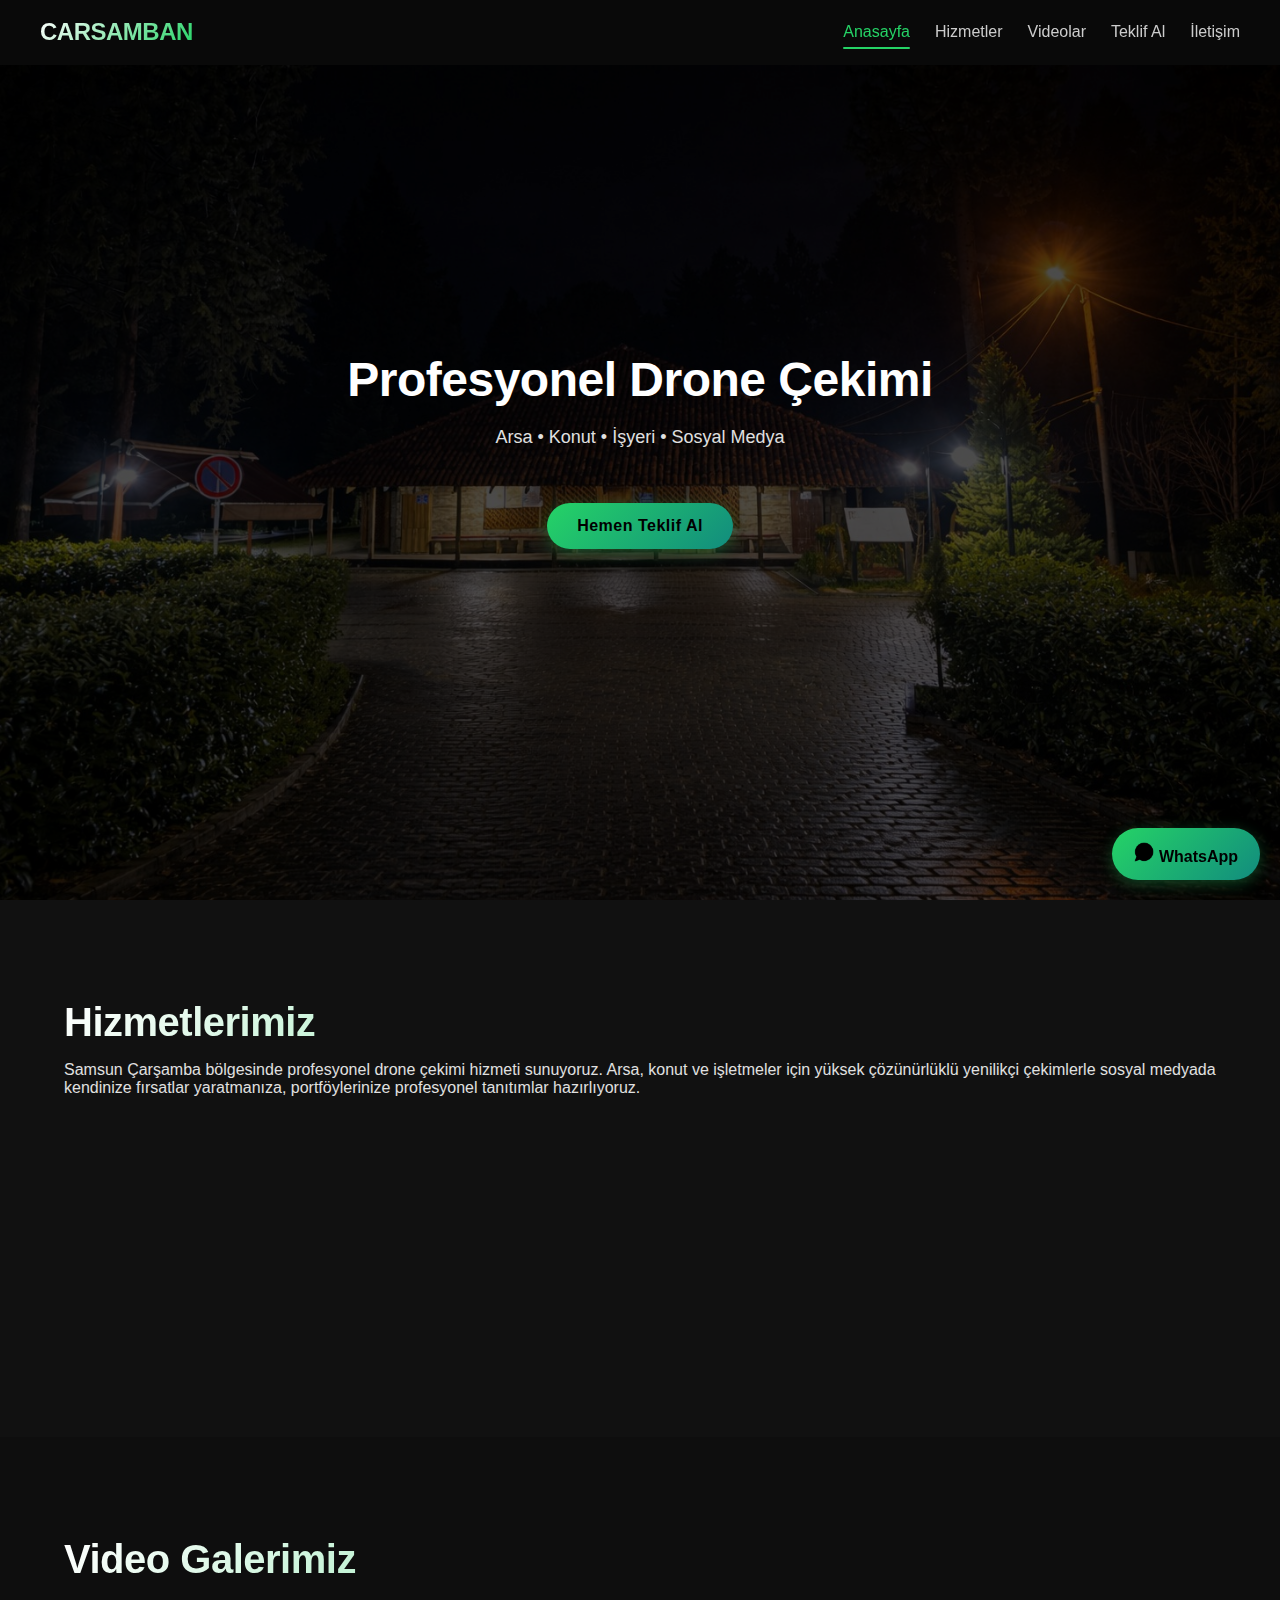
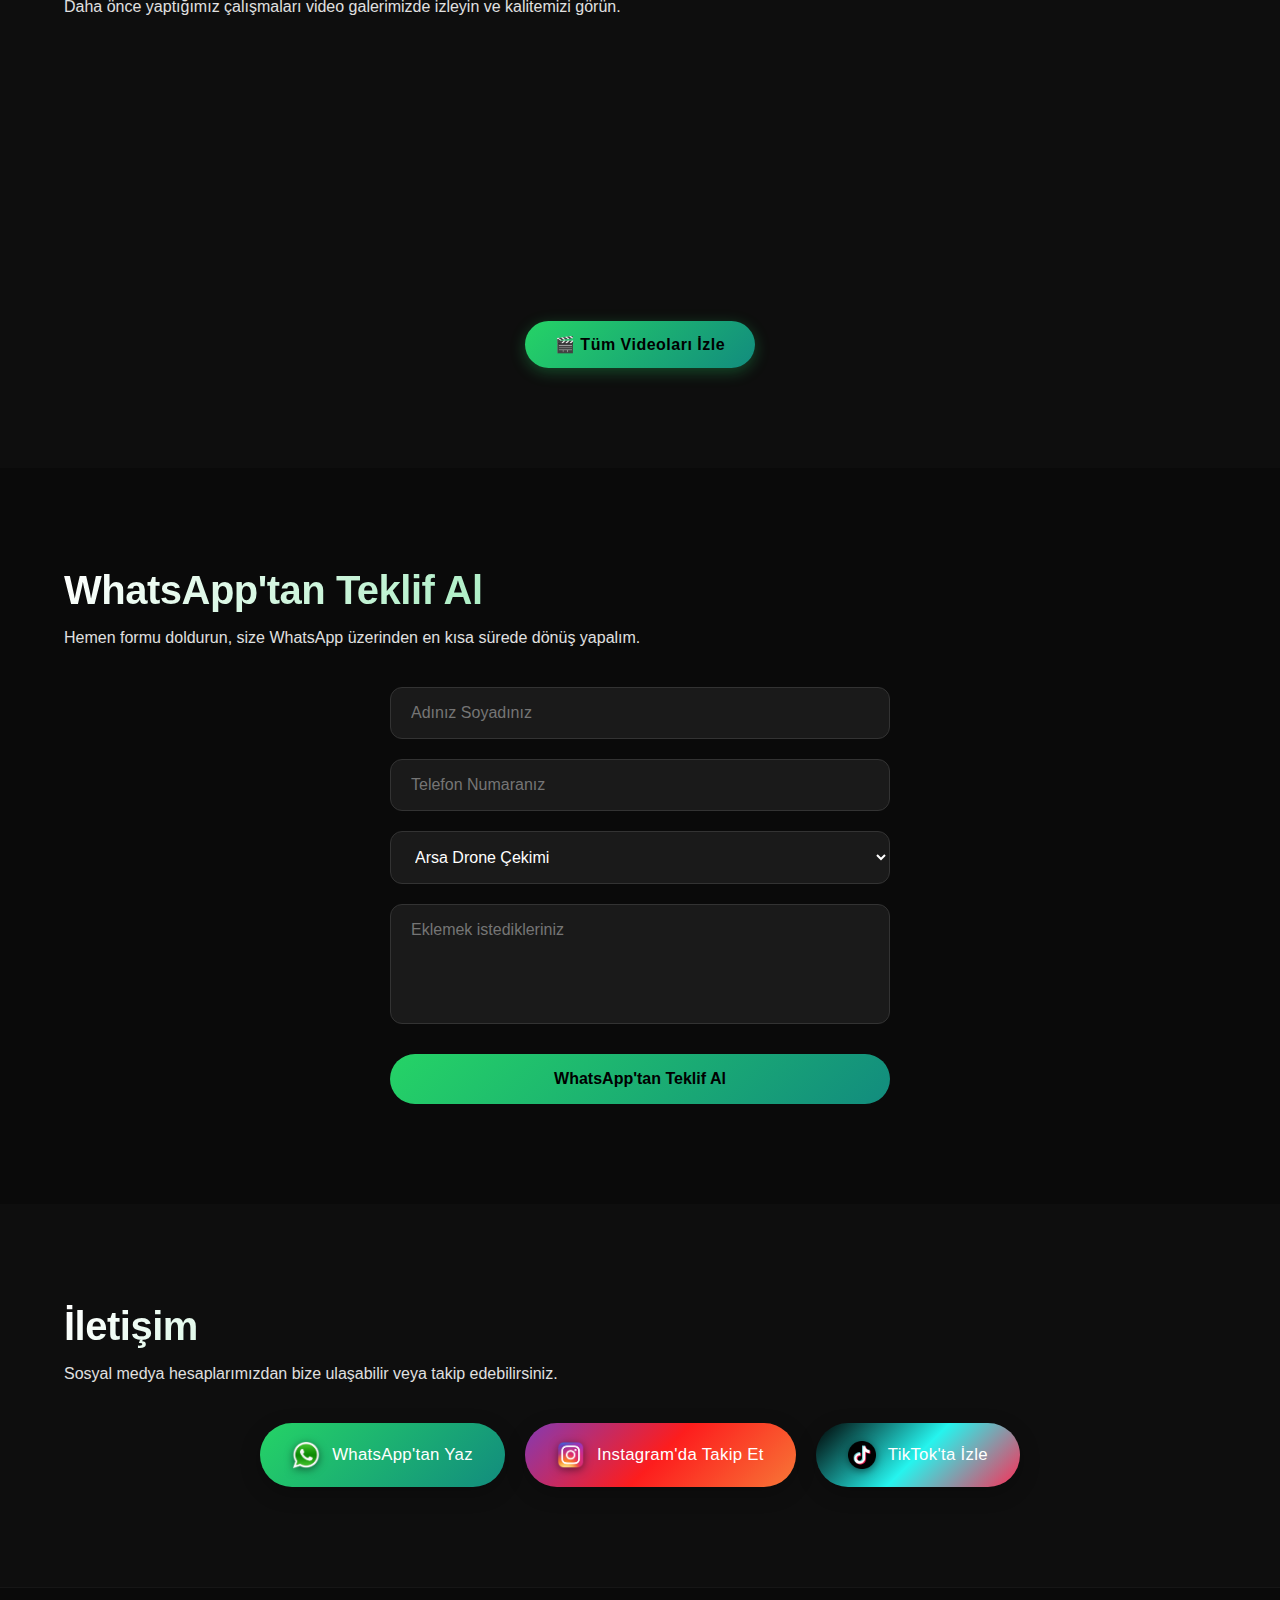
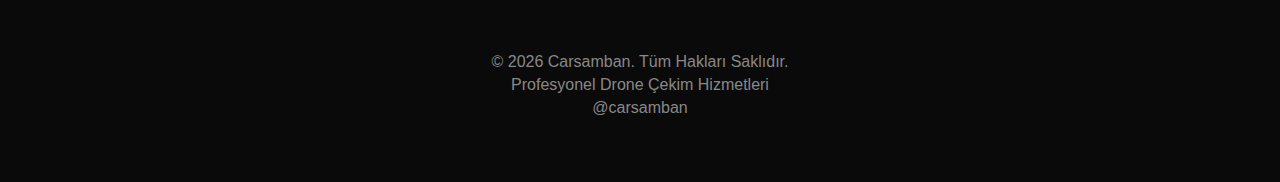
<file: index.html>
<!DOCTYPE html>
<html lang="tr">
<head>
  <meta charset="UTF-8">
  <meta name="viewport" content="width=device-width, initial-scale=1.0, maximum-scale=5.0, user-scalable=yes">
  <title>Çarşamba Drone Çekimi | Profesyonel Hava Çekimleri</title>

  <!-- SEO -->
  <meta name="description" content="Samsun Çarşamba profesyonel drone çekimi. Arsa, konut, tanıtım ve sosyal medya için yüksek kaliteli hava çekimleri.">
  <meta name="keywords" content="çarşamba drone çekimi, samsun drone, arsa drone çekimi">

  <!-- OpenGraph -->
  <meta property="og:title" content="Çarşamba Drone Çekimi">
  <meta property="og:description" content="Profesyonel drone çekim hizmetleri">
  <meta property="og:type" content="website">
  <meta property="og:image" content="a.png">
  <meta property="og:url" content="https://carsamban.github.io">

  <link rel="stylesheet" href="style.css">
  
  <!-- Basit Slider CSS (Instagram için) -->
  <style>
    /* Instagram tarayıcısı için basit slider */
    .simple-slider {
      display: none;
    }
    
    @media only screen and (max-width: 768px) {
      .hero-track {
        display: none;
      }
      
      .simple-slider {
        display: flex;
        width: 300vw;
        height: 100vh;
        position: relative;
      }
      
      .simple-slide {
        width: 100vw;
        height: 100%;
        flex-shrink: 0;
      }
      
      .simple-slide img {
        width: 100%;
        height: 100%;
        object-fit: cover;
        filter: brightness(60%);
      }
    }
  </style>
  
  <!-- Instagram/Facebook tarayıcı tespiti -->
  <script>
    document.addEventListener('DOMContentLoaded', function() {
      const ua = navigator.userAgent.toLowerCase();
      const isInstagram = ua.includes("instagram");
      const isFacebook = ua.includes("fban") || ua.includes("fbav");
      
      if (isInstagram || isFacebook) {
        document.body.classList.add('instagram-browser');
        
        // Instagram'da complex slider'ı kapat, simple slider'ı aç
        const heroTrack = document.querySelector('.hero-track');
        const simpleSlider = document.querySelector('.simple-slider');
        
        if (heroTrack) heroTrack.style.display = 'none';
        if (simpleSlider) simpleSlider.style.display = 'flex';
        
        // JavaScript ile basit slider
        let currentSlide = 0;
        const slides = document.querySelectorAll('.simple-slide');
        
        if (slides.length > 0) {
          setInterval(() => {
            currentSlide = (currentSlide + 1) % slides.length;
            simpleSlider.style.transform = `translateX(-${currentSlide * 100}vw)`;
            simpleSlider.style.transition = 'transform 1s ease';
          }, 4000);
        }
      }
    });
  </script>
</head>
<body>

<!-- 🔝 NAVBAR -->
<header class="navbar">
  <div class="logo"><h3>CARSAMBAN</h3></div>

  <div class="menu-toggle" id="menuToggle">☰</div>

  <nav id="navMenu">
    <a href="#anasayfa">Anasayfa</a>
    <a href="#hizmetler">Hizmetler</a>
    <a href="devam.html">Videolar</a>
    <a href="#teklif-formu">Teklif Al</a>
    <a href="#iletisim">İletişim</a>
  </nav>
</header>

<!-- 🎞️ HERO (Normal Slider) -->
<section id="anasayfa" class="hero">
  <div class="hero-track">
    <div class="hero-slide"><img src="a.jpg" loading="lazy" alt="Drone Çekimi 1"></div>
    <div class="hero-slide"><img src="b.jpg" loading="lazy" alt="Drone Çekimi 2"></div>
    <div class="hero-slide"><img src="c.jpg" loading="lazy" alt="Drone Çekimi 3"></div>
    <!-- kopyalar -->
    <div class="hero-slide"><img src="a.jpg" alt="Drone Çekimi 4"></div>
    <div class="hero-slide"><img src="b.jpg" alt="Drone Çekimi 5"></div>
    <div class="hero-slide"><img src="c.jpg" alt="Drone Çekimi 6"></div>
  </div>
  
  <!-- Basit Slider (Mobil/Instagram için) -->
  <div class="simple-slider">
    <div class="simple-slide"><img src="a.jpg" loading="lazy" alt="Drone Çekimi 1"></div>
    <div class="simple-slide"><img src="b.jpg" loading="lazy" alt="Drone Çekimi 2"></div>
    <div class="simple-slide"><img src="c.jpg" loading="lazy" alt="Drone Çekimi 3"></div>
  </div>

  <div class="hero-overlay">
    <h1>Profesyonel Drone Çekimi</h1>
    <p>Arsa • Konut • İşyeri • Sosyal Medya</p>
    <a href="#teklif-formu" class="cta">Hemen Teklif Al</a>
  </div>
</section>

<!-- 🛠️ HİZMETLER -->
<section id="hizmetler" class="section dark">
  <h2>Hizmetlerimiz</h2>
  <p class="section-text">
    Samsun Çarşamba bölgesinde profesyonel drone çekimi hizmeti sunuyoruz.
    Arsa, konut ve işletmeler için yüksek çözünürlüklü yenilikçi çekimlerle 
    sosyal medyada kendinize fırsatlar yaratmanıza, portföylerinize profesyonel 
    tanıtımlar hazırlıyoruz.
  </p>

  <div class="cards">
    <div class="card">
      <div class="card-icon">🏞️</div>
      <h3>Arsa Drone Çekimi</h3>
      <p>Profesyonel arsa ve arazi çekimleri</p>
    </div>
    <div class="card">
      <div class="card-icon">🏠</div>
      <h3>Konut & Villa Tanıtımı</h3>
      <p>Villa ve daire tanıtım videoları</p>
    </div>
    <div class="card">
      <div class="card-icon">📱</div>
      <h3>Sosyal Medya Videoları</h3>
      <p>Instagram ve TikTok içerikleri</p>
    </div>
  </div>
</section>

<!-- 🎥 VİDEO GALERİSİ -->
<section id="isler" class="section">
  <h2>Video Galerimiz</h2>
  <p class="section-text">
    Daha önce yaptığımız çalışmaları video galerimizde izleyin ve kalitemizi görün.
  </p>

  <div class="cards">
    <a href="devam.html" class="card-link">
      <div class="card">
        <div class="card-icon">📹</div>
        <h3>Arsa Çekimleri</h3>
        <p>Profesyonel arsa çekimleri</p>
      </div>
    </a>
    <a href="devam.html" class="card-link">
      <div class="card">
        <div class="card-icon">🎬</div>
        <h3>Konut Tanıtımları</h3>
        <p>Villa ve daire tanıtım videoları</p>
      </div>
    </a>
    <a href="devam.html" class="card-link">
      <div class="card">
        <div class="card-icon">🔥</div>
        <h3>Sosyal Medya</h3>
        <p>Instagram ve TikTok içerikleri</p>
      </div>
    </a>
  </div>
  
  <div style="text-align: center; margin-top: 40px;">
    <a href="devam.html" class="cta" style="display: inline-flex; align-items: center; gap: 10px;">
      🎬 Tüm Videoları İzle
    </a>
  </div>
</section>

<!-- 📝 TEKLİF FORMU -->
<section id="teklif-formu" class="section dark">
  <h2>WhatsApp'tan Teklif Al</h2>
  <p class="section-text">
    Hemen formu doldurun, size WhatsApp üzerinden en kısa sürede dönüş yapalım.
  </p>

  <form id="teklifForm" class="teklif-form">
    <input type="text" id="ad" placeholder="Adınız Soyadınız" required>
    <input type="tel" id="telefon" placeholder="Telefon Numaranız" required>
    <select id="hizmet">
      <option value="Arsa Drone Çekimi">Arsa Drone Çekimi</option>
      <option value="Konut Tanıtımı">Konut Tanıtımı</option>
      <option value="Sosyal Medya Videosu">Sosyal Medya Videosu</option>
    </select>
    <textarea id="mesaj" placeholder="Eklemek istedikleriniz"></textarea>
    <button type="submit">WhatsApp'tan Teklif Al</button>
  </form>
</section>

<!-- 📞 İLETİŞİM -->
<section id="iletisim" class="section">
  <h2>İletişim</h2>
  <p class="section-text">
    Sosyal medya hesaplarımızdan bize ulaşabilir veya takip edebilirsiniz.
  </p>

  <div class="social-buttons">
    <a href="https://wa.me/905417679111" class="social whatsapp" target="_blank">
      <img src="whatsapp-logo.png" alt="WhatsApp" class="social-logo" loading="lazy">
      <span class="social-text">WhatsApp'tan Yaz</span>
    </a>
    
    <a href="https://instagram.com/carsamban" class="social instagram" target="_blank">
      <img src="instagram-logo.png" alt="Instagram" class="social-logo" loading="lazy">
      <span class="social-text">Instagram'da Takip Et</span>
    </a>
    
    <a href="https://tiktok.com/@carsamban" class="social tiktok" target="_blank">
      <img src="tiktok-logo.png" alt="TikTok" class="social-logo" loading="lazy">
      <span class="social-text">TikTok'ta İzle</span>
    </a>
  </div>
</section>

<!-- 🏁 FOOTER -->
<footer>
  <div class="footer-content">
    <p>© 2026 Carsamban. Tüm Hakları Saklıdır.</p>
    <p>Profesyonel Drone Çekim Hizmetleri</p>
    <p>@carsamban</p>
  </div>
</footer>

<!-- 📲 SABİT WHATSAPP -->
<a href="https://wa.me/905417679111" class="fixed-whatsapp" target="_blank">
  <img src="whatsapp-logo.png" alt="WhatsApp" style="width: 20px; height: 20px; filter: brightness(0) invert(0);">
  WhatsApp
</a>

<script src="script.js" defer></script>
</body>
</html>
</file>
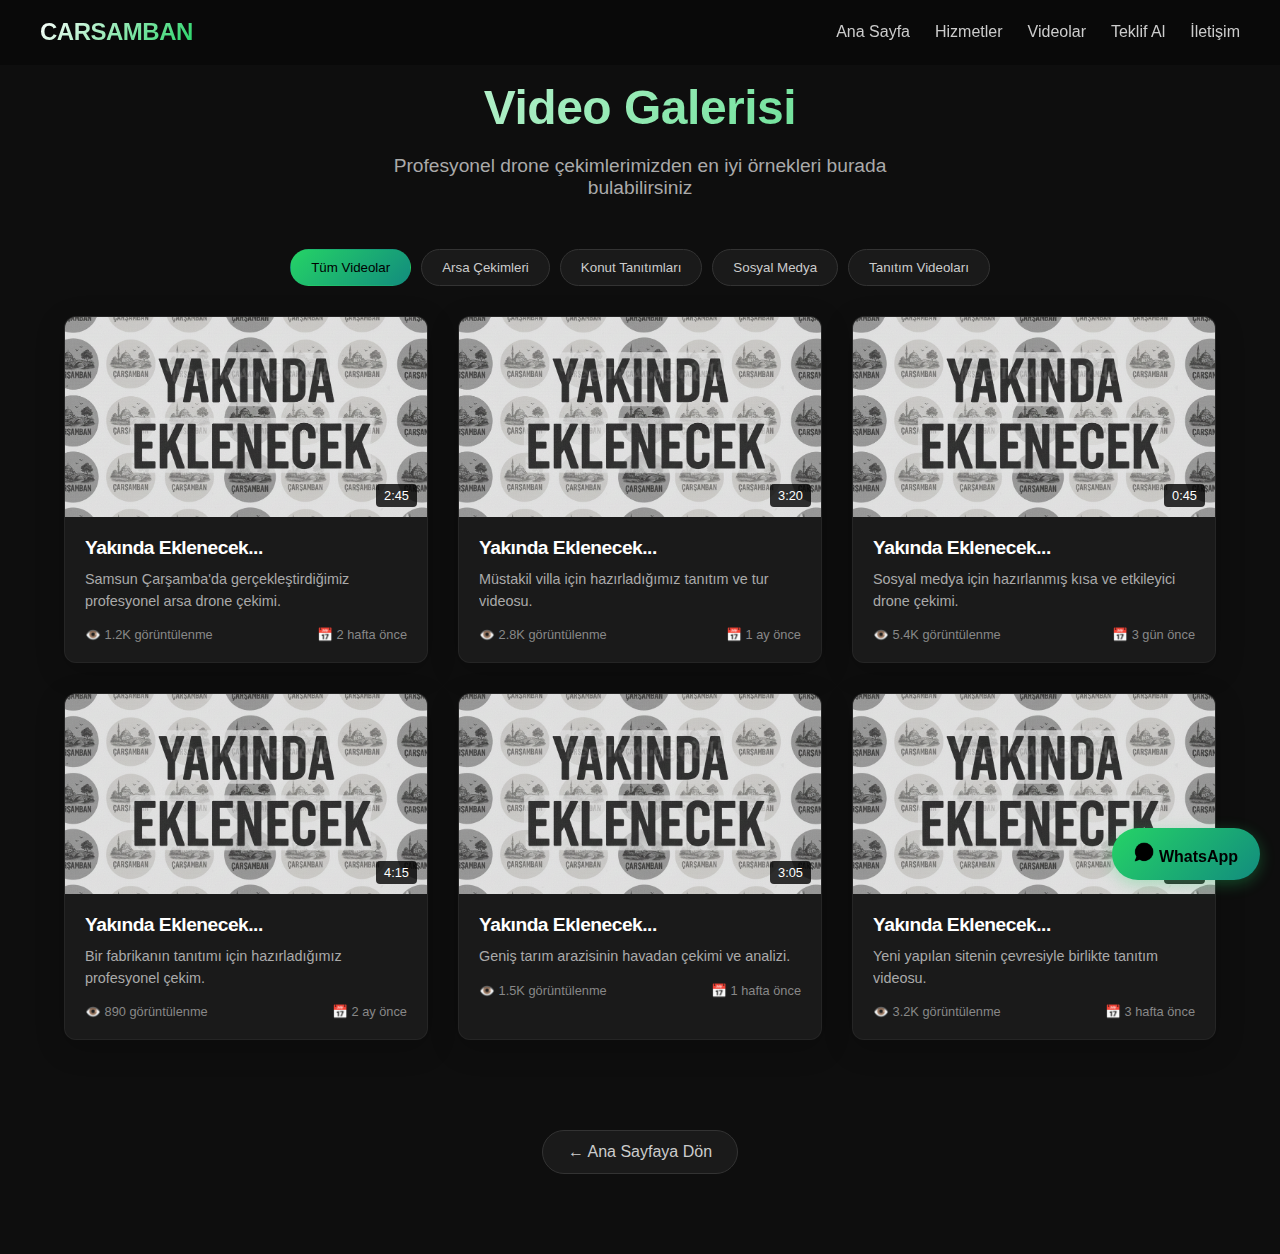
<file: devam.html>
<!DOCTYPE html>
<html lang="tr">
<head>
  <meta charset="UTF-8">
  <meta name="viewport" content="width=device-width, initial-scale=1.0, maximum-scale=5.0, user-scalable=yes">
  <title>Video Galerisi | Çarşamba Drone Çekimi</title>
  
  <link rel="stylesheet" href="style.css">
  <style>
    /* Video Galerisi Özel Stilleri */
    .video-gallery {
      min-height: 100vh;
      background: #0e0e0e;
      padding: 80px 5%;
      max-width: 1400px;
      margin: 0 auto;
    }
    
    .page-header {
      text-align: center;
      margin-bottom: 50px;
    }
    
    .page-header h1 {
      font-size: 3rem;
      background: linear-gradient(135deg, #fff 0%, #25D366 100%);
      -webkit-background-clip: text;
      -webkit-text-fill-color: transparent;
      margin-bottom: 20px;
    }
    
    .page-header p {
      color: #aaa;
      font-size: 1.2rem;
      max-width: 600px;
      margin: 0 auto;
    }
    
    /* Video Grid */
    .video-grid {
      display: grid;
      grid-template-columns: repeat(auto-fill, minmax(320px, 1fr));
      gap: 30px;
      margin-bottom: 60px;
    }
    
    /* Video Kartları */
    .video-card {
      background: #1a1a1a;
      border-radius: 12px;
      overflow: hidden;
      transition: all 0.4s cubic-bezier(0.4, 0, 0.2, 1);
      border: 1px solid rgba(255, 255, 255, 0.05);
      box-shadow: 0 8px 30px rgba(0, 0, 0, 0.2);
      cursor: pointer;
    }
    
    .video-card:hover {
      transform: translateY(-10px) scale(1.02);
      border-color: rgba(37, 211, 102, 0.3);
      box-shadow: 0 15px 40px rgba(37, 211, 102, 0.15);
    }
    
    .video-thumbnail {
      position: relative;
      width: 100%;
      height: 200px;
      overflow: hidden;
    }
    
    .video-thumbnail img {
      width: 100%;
      height: 100%;
      object-fit: cover;
      transition: transform 0.5s ease;
    }
    
    .video-card:hover .video-thumbnail img {
      transform: scale(1.05);
    }
    
    .play-button {
      position: absolute;
      top: 50%;
      left: 50%;
      transform: translate(-50%, -50%);
      width: 60px;
      height: 60px;
      background: rgba(37, 211, 102, 0.9);
      border-radius: 50%;
      display: flex;
      align-items: center;
      justify-content: center;
      color: white;
      font-size: 24px;
      opacity: 0;
      transition: all 0.3s ease;
    }
    
    .video-card:hover .play-button {
      opacity: 1;
      transform: translate(-50%, -50%) scale(1.1);
    }
    
    .video-duration {
      position: absolute;
      bottom: 10px;
      right: 10px;
      background: rgba(0, 0, 0, 0.8);
      color: white;
      padding: 4px 8px;
      border-radius: 4px;
      font-size: 0.8rem;
    }
    
    .video-info {
      padding: 20px;
    }
    
    .video-info h3 {
      color: #fff;
      font-size: 1.2rem;
      margin-bottom: 10px;
      display: -webkit-box;
      -webkit-line-clamp: 2;
      -webkit-box-orient: vertical;
      overflow: hidden;
    }
    
    .video-info p {
      color: #aaa;
      font-size: 0.9rem;
      line-height: 1.5;
      margin-bottom: 15px;
      display: -webkit-box;
      -webkit-line-clamp: 2;
      -webkit-box-orient: vertical;
      overflow: hidden;
    }
    
    .video-meta {
      display: flex;
      justify-content: space-between;
      color: #888;
      font-size: 0.8rem;
    }
    
    /* Video Modal */
    .video-modal {
      display: none;
      position: fixed;
      top: 0;
      left: 0;
      width: 100%;
      height: 100%;
      background: rgba(0, 0, 0, 0.95);
      z-index: 2000;
      align-items: center;
      justify-content: center;
      padding: 20px;
    }
    
    .video-modal.active {
      display: flex;
      animation: fadeIn 0.3s ease-out;
    }
    
    .modal-content {
      width: 100%;
      max-width: 900px;
      background: #1a1a1a;
      border-radius: 12px;
      overflow: hidden;
      position: relative;
      animation: slideUp 0.4s ease-out;
    }
    
    .modal-header {
      display: flex;
      justify-content: space-between;
      align-items: center;
      padding: 20px;
      background: #252525;
      border-bottom: 1px solid #333;
    }
    
    .modal-header h2 {
      color: #fff;
      font-size: 1.5rem;
      margin: 0;
    }
    
    .close-modal {
      background: none;
      border: none;
      color: #aaa;
      font-size: 24px;
      cursor: pointer;
      width: 40px;
      height: 40px;
      display: flex;
      align-items: center;
      justify-content: center;
      border-radius: 50%;
      transition: all 0.3s ease;
    }
    
    .close-modal:hover {
      background: #333;
      color: #fff;
    }
    
    .video-player {
      width: 100%;
      padding: 20px;
      background: #000;
    }
    
    .video-container {
      position: relative;
      padding-bottom: 56.25%; /* 16:9 aspect ratio */
      height: 0;
      overflow: hidden;
    }
    
    .video-container iframe,
    .video-container video {
      position: absolute;
      top: 0;
      left: 0;
      width: 100%;
      height: 100%;
      border: none;
    }
    
    .modal-body {
      padding: 20px;
    }
    
    .modal-body h3 {
      color: #fff;
      margin-bottom: 15px;
    }
    
    .modal-body p {
      color: #aaa;
      line-height: 1.6;
    }
    
    /* Video Kategorileri */
    .video-categories {
      display: flex;
      gap: 10px;
      margin-bottom: 30px;
      flex-wrap: wrap;
      justify-content: center;
    }
    
    .category-btn {
      padding: 10px 20px;
      background: #1a1a1a;
      border: 1px solid #333;
      border-radius: 50px;
      color: #ccc;
      cursor: pointer;
      transition: all 0.3s ease;
    }
    
    .category-btn.active,
    .category-btn:hover {
      background: linear-gradient(135deg, #25D366 0%, #128C7E 100%);
      color: #000;
      border-color: transparent;
    }
    
    /* Back Button */
    .back-home {
      display: inline-flex;
      align-items: center;
      gap: 8px;
      padding: 12px 25px;
      background: #1a1a1a;
      color: #ccc;
      text-decoration: none;
      border-radius: 50px;
      transition: all 0.3s ease;
      margin-top: 30px;
      border: 1px solid #333;
    }
    
    .back-home:hover {
      background: linear-gradient(135deg, #25D366 0%, #128C7E 100%);
      color: #000;
      transform: translateY(-3px);
    }
    
    /* Responsive Tasarım */
    @media (max-width: 768px) {
      .video-grid {
        grid-template-columns: repeat(auto-fill, minmax(280px, 1fr));
        gap: 20px;
      }
      
      .page-header h1 {
        font-size: 2.2rem;
      }
      
      .modal-content {
        margin: 10px;
      }
      
      .video-thumbnail {
        height: 180px;
      }
    }
    
    @media (max-width: 480px) {
      .video-grid {
        grid-template-columns: 1fr;
      }
      
      .page-header h1 {
        font-size: 1.8rem;
      }
      
      .video-categories {
        justify-content: flex-start;
        overflow-x: auto;
        padding-bottom: 10px;
      }
      
      .video-thumbnail {
        height: 160px;
      }
    }
  </style>
</head>
<body>

<!-- 🔝 NAVBAR -->
<header class="navbar">
  <div class="logo"><h3>CARSAMBAN</h3></div>
  <div class="menu-toggle" id="menuToggle">☰</div>
  <nav id="navMenu">
    <a href="index.html">Ana Sayfa</a>
    <a href="index.html#hizmetler">Hizmetler</a>
    <a href="#video-galeri">Videolar</a>
    <a href="index.html#teklif-formu">Teklif Al</a>
    <a href="index.html#iletisim">İletişim</a>
  </nav>
</header>

<!-- 🎥 VİDEO GALERİSİ -->
<main class="video-gallery" id="video-galeri">
  <div class="page-header">
    <h1>Video Galerisi</h1>
    <p>Profesyonel drone çekimlerimizden en iyi örnekleri burada bulabilirsiniz</p>
  </div>
  
  <!-- Video Kategorileri -->
  <div class="video-categories">
    <button class="category-btn active" data-category="all">Tüm Videolar</button>
    <button class="category-btn" data-category="arsa">Arsa Çekimleri</button>
    <button class="category-btn" data-category="konut">Konut Tanıtımları</button>
    <button class="category-btn" data-category="sosyal">Sosyal Medya</button>
    <button class="category-btn" data-category="tanitim">Tanıtım Videoları</button>
  </div>
  
  <!-- Video Grid -->
  <div class="video-grid" id="videoContainer">
    <!-- Videolar JavaScript ile eklenecek -->
  </div>
  
  <!-- Back to Home -->
  <div style="text-align: center;">
    <a href="index.html" class="back-home">
      ← Ana Sayfaya Dön
    </a>
  </div>
</main>

<!-- 🎬 VİDEO MODAL -->
<div class="video-modal" id="videoModal">
  <div class="modal-content">
    <div class="modal-header">
      <h2 id="modalTitle">Video Başlığı</h2>
      <button class="close-modal" id="closeModal">&times;</button>
    </div>
    
    <div class="video-player">
      <div class="video-container" id="videoContainerElement">
        <!-- Video buraya yüklenecek -->
      </div>
    </div>
    
    <div class="modal-body">
      <h3 id="modalDescription">Video Açıklaması</h3>
      <p id="modalDetails">Video detayları burada yer alacak...</p>
    </div>
  </div>
</div>

<!-- 📲 SABİT WHATSAPP -->
<a href="https://wa.me/905417679111" class="fixed-whatsapp" target="_blank">
  <img src="whatsapp-logo.png" alt="WhatsApp" style="width: 20px; height: 20px; filter: brightness(0) invert(0);">
  WhatsApp
</a>

<script>
  // Video Verileri
  const videos = [
    {
      id: 1,
      title: "Yakında Eklenecek...",
      description: "Samsun Çarşamba'da gerçekleştirdiğimiz profesyonel arsa drone çekimi.",
      category: "arsa",
      duration: "2:45",
      views: "1.2K",
      date: "2 hafta önce",
      thumbnail: "yakındaeklenecek.png",
      videoUrl: "video.mp4"
    },
    {
      id: 2,
      title: "Yakında Eklenecek...",
      description: "Müstakil villa için hazırladığımız tanıtım ve tur videosu.",
      category: "konut",
      duration: "3:20",
      views: "2.8K",
      date: "1 ay önce",
      thumbnail: "yakındaeklenecek.png",
      videoUrl: "video.mp4"
    },
    {
      id: 3,
      title: "Yakında Eklenecek...",
      description: "Sosyal medya için hazırlanmış kısa ve etkileyici drone çekimi.",
      category: "sosyal",
      duration: "0:45",
      views: "5.4K",
      date: "3 gün önce",
      thumbnail: "yakındaeklenecek.png",
      videoUrl: "video.mp4"
    },
    {
      id: 4,
      title: "Yakında Eklenecek...",
      description: "Bir fabrikanın tanıtımı için hazırladığımız profesyonel çekim.",
      category: "tanitim",
      duration: "4:15",
      views: "890",
      date: "2 ay önce",
      thumbnail: "yakındaeklenecek.png",
      videoUrl: "video.mp4"
    },
    {
      id: 5,
      title: "Yakında Eklenecek...",
      description: "Geniş tarım arazisinin havadan çekimi ve analizi.",
      category: "arsa",
      duration: "3:05",
      views: "1.5K",
      date: "1 hafta önce",
      thumbnail: "yakındaeklenecek.png",
      videoUrl: "video.mp4"
    },
    {
      id: 6,
      title: "Yakında Eklenecek...",
      description: "Yeni yapılan sitenin çevresiyle birlikte tanıtım videosu.",
      category: "konut",
      duration: "2:30",
      views: "3.2K",
      date: "3 hafta önce",
      thumbnail: "yakındaeklenecek.png",
      videoUrl: "video.mp4"
    }
  ];

  // DOM Elements
  const videoContainer = document.getElementById('videoContainer');
  const videoModal = document.getElementById('videoModal');
  const closeModal = document.getElementById('closeModal');
  const modalTitle = document.getElementById('modalTitle');
  const modalDescription = document.getElementById('modalDescription');
  const modalDetails = document.getElementById('modalDetails');
  const videoContainerElement = document.getElementById('videoContainerElement');
  const categoryButtons = document.querySelectorAll('.category-btn');

  // Videoları Render Et
  function renderVideos(filterCategory = 'all') {
    if (!videoContainer) return;
    
    videoContainer.innerHTML = '';
    
    const filteredVideos = filterCategory === 'all' 
      ? videos 
      : videos.filter(video => video.category === filterCategory);
    
    filteredVideos.forEach(video => {
      const videoCard = document.createElement('div');
      videoCard.className = 'video-card';
      videoCard.dataset.category = video.category;
      videoCard.innerHTML = `
        <div class="video-thumbnail">
          <img src="${video.thumbnail}" alt="${video.title}" loading="lazy" onerror="this.src='placeholder.png'">
          <div class="play-button">▶</div>
          <div class="video-duration">${video.duration}</div>
        </div>
        <div class="video-info">
          <h3>${video.title}</h3>
          <p>${video.description}</p>
          <div class="video-meta">
            <span>👁️ ${video.views} görüntülenme</span>
            <span>📅 ${video.date}</span>
          </div>
        </div>
      `;
      
      videoCard.addEventListener('click', () => openVideoModal(video));
      videoContainer.appendChild(videoCard);
    });
  }

  // Video Modalını Aç
  function openVideoModal(video) {
    modalTitle.textContent = video.title;
    modalDescription.textContent = video.description;
    modalDetails.innerHTML = `
      <strong>Kategori:</strong> ${getCategoryName(video.category)}<br>
      <strong>Süre:</strong> ${video.duration}<br>
      <strong>Görüntülenme:</strong> ${video.views}<br>
      <strong>Yayın Tarihi:</strong> ${video.date}
    `;
    
    videoContainerElement.innerHTML = `
      <video controls style="width: 100%; height: 100%;">
        <source src="${video.videoUrl}" type="video/mp4">
        Tarayıcınız video etiketini desteklemiyor.
      </video>
    `;
    
    videoModal.classList.add('active');
    document.body.style.overflow = 'hidden';
  }

  // Kategori İsimlerini Getir
  function getCategoryName(category) {
    const categories = {
      'arsa': 'Arsa Çekimleri',
      'konut': 'Konut Tanıtımları',
      'sosyal': 'Sosyal Medya',
      'tanitim': 'Tanıtım Videoları'
    };
    return categories[category] || category;
  }

  // Kategori Filtreleme
  categoryButtons.forEach(button => {
    button.addEventListener('click', () => {
      // Aktif butonu güncelle
      categoryButtons.forEach(btn => btn.classList.remove('active'));
      button.classList.add('active');
      
      // Videoları filtrele
      const category = button.dataset.category;
      renderVideos(category);
    });
  });

  // Modalı Kapat
  closeModal.addEventListener('click', () => {
    videoModal.classList.remove('active');
    document.body.style.overflow = 'auto';
    // Videoyu durdur
    videoContainerElement.innerHTML = '';
  });

  // Modal dışına tıklayınca kapat
  videoModal.addEventListener('click', (e) => {
    if (e.target === videoModal) {
      videoModal.classList.remove('active');
      document.body.style.overflow = 'auto';
      videoContainerElement.innerHTML = '';
    }
  });

  // ESC tuşu ile kapat
  document.addEventListener('keydown', (e) => {
    if (e.key === 'Escape' && videoModal.classList.contains('active')) {
      videoModal.classList.remove('active');
      document.body.style.overflow = 'auto';
      videoContainerElement.innerHTML = '';
    }
  });

  // Başlangıçta videoları render et
  renderVideos();

  // Navbar için mevcut script
  const navbar = document.querySelector('.navbar');
  const menuToggle = document.getElementById("menuToggle");
  const navMenu = document.getElementById("navMenu");
  const navLinks = document.querySelectorAll("#navMenu a");

  // Navbar scroll efekti
  let lastScroll = 0;
  window.addEventListener('scroll', () => {
    const currentScroll = window.pageYOffset;
    
    if (currentScroll > 50) {
      navbar.classList.add('scrolled');
      
      if (currentScroll > lastScroll && currentScroll > 200) {
        navbar.style.transform = 'translateY(-100%)';
        navbar.style.transition = 'transform 0.3s ease';
      } else {
        navbar.style.transform = 'translateY(0)';
      }
    } else {
      navbar.classList.remove('scrolled');
      navbar.style.transform = 'translateY(0)';
    }
    
    lastScroll = currentScroll;
  });

  // Mobile menu toggle
  menuToggle.addEventListener("click", () => {
    navMenu.classList.toggle("active");
    menuToggle.classList.toggle("active");
    document.body.style.overflow = navMenu.classList.contains('active') ? 'hidden' : '';
  });

  // Menüden linke tıklayınca kapat
  navLinks.forEach(link => {
    link.addEventListener("click", () => {
      navMenu.classList.remove("active");
      menuToggle.classList.remove("active");
      document.body.style.overflow = '';
    });
  });
</script>
</body>
</html>
</file>
<file: style.css>
* {
  margin: 0;
  padding: 0;
  box-sizing: border-box;
}

@import url('https://fonts.googleapis.com/css2?family=Inter:wght@300;400;500;600;700&display=swap');
* {
  font-family: 'Inter', 'Segoe UI', sans-serif;
}

body {
  background: #0e0e0e;
  color: #e0e0e0;
}

/* ===== NAVBAR ===== */
.navbar {
  position: fixed;
  top: 0;
  left: 0;
  width: 100%;
  background: rgba(10, 10, 10, 0.95);
  backdrop-filter: blur(10px);
  -webkit-backdrop-filter: blur(10px);
  display: flex;
  justify-content: space-between;
  align-items: center;
  padding: 15px 40px;
  z-index: 1000;
  transition: all 0.3s ease;
  border-bottom: 1px solid transparent;
}

.navbar.scrolled {
  padding: 10px 40px;
  background: rgba(0, 0, 0, 0.98);
  border-bottom: 1px solid rgba(37, 211, 102, 0.1);
  box-shadow: 0 5px 20px rgba(0, 0, 0, 0.2);
}

.logo h3 {
  font-size: 24px;
  background: linear-gradient(135deg, #fff 0%, #25D366 100%);
  -webkit-background-clip: text;
  -webkit-text-fill-color: transparent;
  transition: all 0.3s ease;
}

.navbar.scrolled .logo h3 {
  font-size: 22px;
}

.navbar a {
  color: #ccc;
  margin-left: 25px;
  text-decoration: none;
  position: relative;
  padding: 8px 0;
  transition: all 0.3s ease;
  font-weight: 500;
}

.navbar a:hover {
  color: #fff;
}

.navbar a::after {
  content: '';
  position: absolute;
  bottom: 0;
  left: 0;
  width: 0;
  height: 2px;
  background: linear-gradient(90deg, #25D366, #128C7E);
  transition: width 0.3s ease;
  border-radius: 2px;
}

.navbar a:hover::after {
  width: 100%;
}

.navbar a.active {
  color: #25D366;
}

.navbar a.active::after {
  width: 100%;
  background: #25D366;
}

.menu-toggle {
  display: none;
  font-size: 26px;
  cursor: pointer;
  color: #25D366;
  transition: transform 0.3s ease;
  padding: 5px;
}

.menu-toggle:hover {
  transform: rotate(90deg);
}

nav {
  display: flex;
}

/* ===== HERO SECTION ===== */
.hero {
  height: 100vh;
  overflow: hidden;
  position: relative;
}

.hero-track {
  display: flex;
  width: calc(100vw * 6);
  height: 100%;
  animation: heroScroll 18s linear infinite;
}

.hero-slide {
  width: 100vw;
  height: 100%;
}

.hero-slide img {
  width: 100%;
  height: 100%;
  object-fit: cover;
  filter: brightness(60%);
  transition: transform 0.5s ease;
}

.hero-track:hover .hero-slide img {
  transform: scale(1.02);
}

@keyframes heroScroll {
  to { transform: translateX(-300vw); }
}

.hero-overlay {
  position: absolute;
  inset: 0;
  display: flex;
  flex-direction: column;
  justify-content: center;
  align-items: center;
  background: rgba(0,0,0,0.5);
  animation: fadeIn 1s ease-out;
}

.hero-overlay h1 {
  font-size: 48px;
  color: #fff;
  margin-bottom: 20px;
  animation: slideUp 0.8s ease-out 0.3s both;
}

.hero-overlay p {
  font-size: 18px;
  margin-bottom: 30px;
  animation: slideUp 0.8s ease-out 0.5s both;
}

.cta {
  margin-top: 25px;
  padding: 14px 30px;
  background: linear-gradient(135deg, #25D366 0%, #128C7E 100%);
  color: #000;
  border-radius: 50px;
  text-decoration: none;
  font-weight: 600;
  letter-spacing: 0.5px;
  box-shadow: 0 4px 15px rgba(37, 211, 102, 0.3);
  transition: all 0.3s ease;
  animation: slideUp 0.8s ease-out 0.7s both;
}

.cta:hover {
  transform: translateY(-5px);
  box-shadow: 0 8px 25px rgba(37, 211, 102, 0.4);
}

/* ===== SECTIONS ===== */
.section {
  padding: 100px 5%;
  max-width: 1400px;
  margin: 0 auto;
  width: 100%;
  animation: fadeInUp 0.8s ease-out;
}

.dark {
  background: #111;
}

h1, h2, h3 {
  font-weight: 700;
  letter-spacing: -0.5px;
}

h2 {
  font-size: 2.5rem;
  margin-bottom: 1rem;
  background: linear-gradient(135deg, #fff 0%, #25D366 100%);
  -webkit-background-clip: text;
  -webkit-text-fill-color: transparent;
}

/* ===== CARDS ===== */
.cards {
  display: grid;
  grid-template-columns: repeat(auto-fit, minmax(300px, 1fr));
  gap: 30px;
  margin-top: 40px;
  width: 100%;
}

.card {
  padding: 40px 30px;
  background: linear-gradient(145deg, #1a1a1a, #151515);
  text-align: center;
  border-radius: 16px;
  transition: all 0.4s cubic-bezier(0.4, 0, 0.2, 1);
  border: 1px solid rgba(255, 255, 255, 0.05);
  min-height: 200px;
  display: flex;
  flex-direction: column;
  align-items: center;
  justify-content: center;
  position: relative;
  overflow: hidden;
  box-shadow: 0 8px 32px rgba(0, 0, 0, 0.2);
}

.card::before {
  content: '';
  position: absolute;
  top: 0;
  left: -100%;
  width: 100%;
  height: 100%;
  background: linear-gradient(90deg, transparent, rgba(37, 211, 102, 0.1), transparent);
  transition: left 0.6s;
}

.card:hover::before {
  left: 100%;
}

.card::after {
  content: '';
  position: absolute;
  bottom: -50px;
  right: -50px;
  width: 100px;
  height: 100px;
  background: linear-gradient(135deg, rgba(37, 211, 102, 0.1), transparent);
  border-radius: 50%;
  opacity: 0.5;
  transition: all 0.4s ease;
}

.card:hover::after {
  transform: scale(1.5);
  opacity: 0.8;
}

.card:hover {
  transform: translateY(-10px) scale(1.02);
  border-color: rgba(37, 211, 102, 0.3);
  box-shadow: 0 15px 40px rgba(37, 211, 102, 0.15);
}

.card h3 {
  font-size: 1.5rem;
  margin-bottom: 15px;
  color: #fff;
  position: relative;
  z-index: 2;
}

.card p {
  color: #aaa;
  line-height: 1.6;
  position: relative;
  z-index: 2;
}

.card-link {
  color: inherit;
  text-decoration: none;
  display: block;
  height: 100%;
  width: 100%;
}

/* ===== TEKLİF FORM ===== */
#teklif-formu {
  background: #0a0a0a;
}

.teklif-form {
  max-width: 500px;
  margin: 40px auto 0;
  display: flex;
  flex-direction: column;
  gap: 20px;
}

.teklif-form input,
.teklif-form select,
.teklif-form textarea {
  padding: 16px 20px;
  background: #1a1a1a;
  border: 1px solid #333;
  border-radius: 12px;
  color: #fff;
  font-size: 16px;
  transition: all 0.3s ease;
}

.teklif-form input:focus,
.teklif-form select:focus,
.teklif-form textarea:focus {
  outline: none;
  border-color: #25D366;
  box-shadow: 0 0 0 2px rgba(37, 211, 102, 0.1);
}

.teklif-form textarea {
  resize: none;
  min-height: 120px;
}

.teklif-form button {
  margin-top: 10px;
  padding: 16px;
  background: linear-gradient(135deg, #25D366 0%, #128C7E 100%);
  color: #000;
  border: none;
  border-radius: 50px;
  font-weight: 600;
  cursor: pointer;
  transition: all 0.3s ease;
  font-size: 16px;
}

.teklif-form button:hover {
  transform: translateY(-3px);
  box-shadow: 0 8px 20px rgba(37, 211, 102, 0.3);
}

/* ===== SOCIAL MEDIA BUTTONS ===== */
.social-buttons {
  display: flex;
  gap: 20px;
  margin-top: 40px;
  justify-content: center;
  flex-wrap: wrap;
}

.social {
  display: flex;
  align-items: center;
  justify-content: center;
  gap: 12px;
  padding: 18px 32px;
  border-radius: 50px;
  text-decoration: none;
  color: white;
  font-weight: 600;
  transition: all 0.4s cubic-bezier(0.4, 0, 0.2, 1);
  min-width: 200px;
  position: relative;
  overflow: hidden;
  border: none;
  box-shadow: 0 6px 20px rgba(0, 0, 0, 0.25);
}

.whatsapp {
  background: linear-gradient(135deg, #25D366 0%, #128C7E 100%);
}

.instagram {
  background: linear-gradient(135deg, #833AB4 0%, #FD1D1D 50%, #F77737 100%);
}

.tiktok {
  background: linear-gradient(135deg, #000000 0%, #25F4EE 50%, #FE2C55 100%);
}

.social-logo {
  width: 28px;
  height: 28px;
  object-fit: contain;
  filter: drop-shadow(0 2px 4px rgba(0, 0, 0, 0.5));
  transition: all 0.4s cubic-bezier(0.4, 0, 0.2, 1);
}

.social:hover {
  transform: translateY(-6px) scale(1.05);
  box-shadow: 0 12px 30px rgba(0, 0, 0, 0.35);
}

.social:hover .social-logo {
  transform: scale(1.2) rotate(8deg);
}

.whatsapp:hover {
  box-shadow: 0 12px 30px rgba(37, 211, 102, 0.35);
}

.instagram:hover {
  box-shadow: 0 12px 30px rgba(253, 29, 29, 0.35);
}

.tiktok:hover {
  box-shadow: 0 12px 30px rgba(254, 44, 85, 0.35);
}

.social-text {
  font-size: 1.05rem;
  letter-spacing: 0.3px;
  font-weight: 500;
  transition: transform 0.3s ease;
}

.social:hover .social-text {
  transform: translateX(3px);
}

/* ===== FIXED WHATSAPP ===== */
.fixed-whatsapp {
  position: fixed;
  right: 20px;
  bottom: 20px;
  background: linear-gradient(135deg, #25D366 0%, #128C7E 100%);
  color: #000;
  padding: 14px 22px;
  border-radius: 50px;
  text-decoration: none;
  font-weight: 600;
  box-shadow: 0 4px 15px rgba(37, 211, 102, 0.3);
  transition: all 0.3s ease;
  z-index: 999;
  animation: pulse 2s infinite;
}

.fixed-whatsapp:hover {
  transform: scale(1.1);
  box-shadow: 0 6px 20px rgba(37, 211, 102, 0.4);
}

/* ===== FOOTER ===== */
footer {
  padding: 60px 5%;
  background: #0a0a0a;
  text-align: center;
  border-top: 1px solid rgba(255, 255, 255, 0.05);
}

.footer-content p {
  color: #888;
  margin: 5px 0;
}

/* ===== ANIMATIONS ===== */
@keyframes fadeIn {
  from { opacity: 0; }
  to { opacity: 1; }
}

@keyframes fadeInUp {
  from {
    opacity: 0;
    transform: translateY(30px);
  }
  to {
    opacity: 1;
    transform: translateY(0);
  }
}

@keyframes slideUp {
  from {
    opacity: 0;
    transform: translateY(20px);
  }
  to {
    opacity: 1;
    transform: translateY(0);
  }
}

@keyframes slideDown {
  from {
    opacity: 0;
    transform: translateY(-10px);
  }
  to {
    opacity: 1;
    transform: translateY(0);
  }
}

@keyframes float {
  0%, 100% { transform: translateY(0); }
  50% { transform: translateY(-8px); }
}

@keyframes logo-pulse {
  0%, 100% { transform: scale(1); opacity: 1; }
  50% { transform: scale(1.1); opacity: 0.9; }
}

@keyframes pulse {
  0%, 100% { transform: scale(1); }
  50% { transform: scale(1.05); }
}

@keyframes ripple {
  to {
    transform: scale(4);
    opacity: 0;
  }
}

/* Social buttons animations */
.whatsapp { animation: float 4s ease-in-out infinite; }
.instagram { animation: float 4s ease-in-out infinite 0.3s; }
.tiktok { animation: float 4s ease-in-out infinite 0.6s; }

.social-logo {
  animation: logo-pulse 3s ease-in-out infinite;
}

/* ===== SCROLLBAR ===== */
::-webkit-scrollbar {
  width: 10px;
}

::-webkit-scrollbar-track {
  background: #1a1a1a;
}

::-webkit-scrollbar-thumb {
  background: linear-gradient(135deg, #25D366 0%, #128C7E 100%);
  border-radius: 5px;
}

::-webkit-scrollbar-thumb:hover {
  background: linear-gradient(135deg, #1da851 0%, #0d6d5d 100%);
}

html {
  scroll-behavior: smooth;
}

section {
  scroll-margin-top: 80px;
}

/* ===== RESPONSIVE ===== */
@media (max-width: 1024px) {
  .cards {
    grid-template-columns: repeat(2, 1fr);
  }
  
  .social-buttons {
    gap: 15px;
  }
  
  .social {
    min-width: 180px;
    padding: 16px 28px;
  }
}

@media (max-width: 768px) {
  .navbar {
    padding: 15px 20px;
  }
  
  .navbar.scrolled {
    padding: 10px 20px;
  }
  
  .menu-toggle {
    display: block;
  }

  nav {
    display: none;
    position: fixed;
    top: 70px;
    left: 0;
    width: 100%;
    background: rgba(0, 0, 0, 0.98);
    backdrop-filter: blur(20px);
    -webkit-backdrop-filter: blur(20px);
    flex-direction: column;
    padding: 20px 0;
    border-top: 1px solid rgba(37, 211, 102, 0.1);
    box-shadow: 0 10px 30px rgba(0, 0, 0, 0.3);
  }

  nav.active {
    display: flex;
    animation: slideDown 0.3s ease-out;
  }

  .navbar a {
    margin: 0;
    padding: 15px 30px;
    text-align: center;
    border-bottom: 1px solid rgba(255, 255, 255, 0.05);
    width: 100%;
  }
  
  .navbar a:last-child {
    border-bottom: none;
  }
  
  .navbar a::after {
    display: none;
  }
  
  .navbar a:hover {
    background: rgba(37, 211, 102, 0.1);
    color: #25D366;
  }
  
  .section {
    padding: 80px 20px;
  }
  
  .cards {
    grid-template-columns: 1fr;
    gap: 20px;
  }
  
  .card {
    min-height: 180px;
    padding: 30px 20px;
  }
  
  .hero-overlay h1 {
    font-size: 2rem;
    text-align: center;
    padding: 0 20px;
  }
  
  .hero-overlay p {
    font-size: 16px;
    text-align: center;
    padding: 0 20px;
  }
  
  .social-buttons {
    flex-direction: column;
    align-items: center;
    gap: 15px;
  }
  
  .social {
    width: 100%;
    max-width: 300px;
  }
  
  h2 {
    font-size: 2rem;
    text-align: center;
  }
}

@media (max-width: 480px) {
  .section {
    padding: 60px 15px;
  }
  
  .card {
    min-height: 160px;
    padding: 25px 15px;
  }
  
  .card h3 {
    font-size: 1.3rem;
  }
  
  .card p {
    font-size: 0.9rem;
  }
  
  .hero-overlay h1 {
    font-size: 1.8rem;
  }
  
  .teklif-form {
    padding: 0 10px;
  }
}
/* Ek animasyonlar */
.animated {
  opacity: 0;
  transform: translateY(30px);
  animation: fadeInUp 0.6s ease-out forwards;
}

@keyframes fadeInUp {
  from {
    opacity: 0;
    transform: translateY(30px);
  }
  to {
    opacity: 1;
    transform: translateY(0);
  }
}

/* Form input animasyonları */
.teklif-form input:focus,
.teklif-form select:focus,
.teklif-form textarea:focus {
  animation: inputFocus 0.3s ease-out;
}

@keyframes inputFocus {
  0% { transform: scale(1); }
  50% { transform: scale(1.02); }
  100% { transform: scale(1); }
}

/* Card hover efekti geliştirme */
.card:hover h3 {
  background: linear-gradient(135deg, #25D366 0%, #fff 100%);
  -webkit-background-clip: text;
  -webkit-text-fill-color: transparent;
  transition: all 0.3s ease;
}

/* Loading animasyonu */
@keyframes shimmer {
  0% { background-position: -200% 0; }
  100% { background-position: 200% 0; }
}

.loading {
  background: linear-gradient(90deg, #333 25%, #444 50%, #333 75%);
  background-size: 200% 100%;
  animation: shimmer 1.5s infinite;
}

/* Hero image parallax efekti */
.hero-track {
  animation: heroScroll 18s linear infinite, parallax 20s linear infinite alternate;
}

@keyframes parallax {
  0% { transform: translateX(0) scale(1); }
  100% { transform: translateX(-300vw) scale(1.05); }
}
/* ===== INSTAGRAM BROWSER FIX ===== */
.instagram-browser .navbar,
.instagram-browser nav {
  background: rgba(0, 0, 0, 0.98) !important;
  backdrop-filter: none !important;
  -webkit-backdrop-filter: none !important;
}

.instagram-browser .hero-track {
  animation: none !important;
  display: flex;
  width: 300vw; /* Sadece 3 görsel göster */
}

.instagram-browser .hero-slide {
  width: 100vw;
}

/* Instagram'da çalışmayan efektleri kaldır */
.instagram-browser .card::before,
.instagram-browser .card::after,
.instagram-browser .social::before,
.instagram-browser .social::after {
  display: none !important;
}

/* Basit animasyonlar */
.instagram-browser .cta,
.instagram-browser .social {
  animation: none !important;
}

/* Instagram için basit scroll */
.instagram-browser ::-webkit-scrollbar {
  display: none;
}

/* Hero resimlerini optimize et */
.instagram-browser .hero-slide img {
  filter: brightness(70%);
}
/* Instagram Browser için fix'ler */
.instagram-browser .hero-track {
  animation: none !important;
}

.instagram-browser .hero {
  overflow: hidden;
}

/* Instagram için basit slider */
.simple-slider {
  position: absolute;
  top: 0;
  left: 0;
  width: 300vw;
  height: 100%;
  display: flex;
  transition: transform 1s ease;
}

.simple-slide {
  width: 100vw;
  height: 100%;
  flex-shrink: 0;
}

.simple-slide img {
  width: 100%;
  height: 100%;
  object-fit: cover;
  filter: brightness(60%);
}

/* Instagram için video modal fix */
.instagram-browser .video-modal {
  backdrop-filter: none;
  -webkit-backdrop-filter: none;
}

/* Instagram'da input focus efekti kaldır */
.instagram-browser input:focus,
.instagram-browser select:focus,
.instagram-browser textarea:focus {
  animation: none !important;
}

/* Instagram için basit hover efekti */
.instagram-browser .card:hover {
  transform: translateY(-5px) !important;
}

/* Responsive düzenlemeler */
@media (max-width: 768px) {
  .hero-track {
    display: none;
  }
  
  .simple-slider {
    display: flex;
  }
  
  .hero-overlay {
    z-index: 2;
  }
</file>
